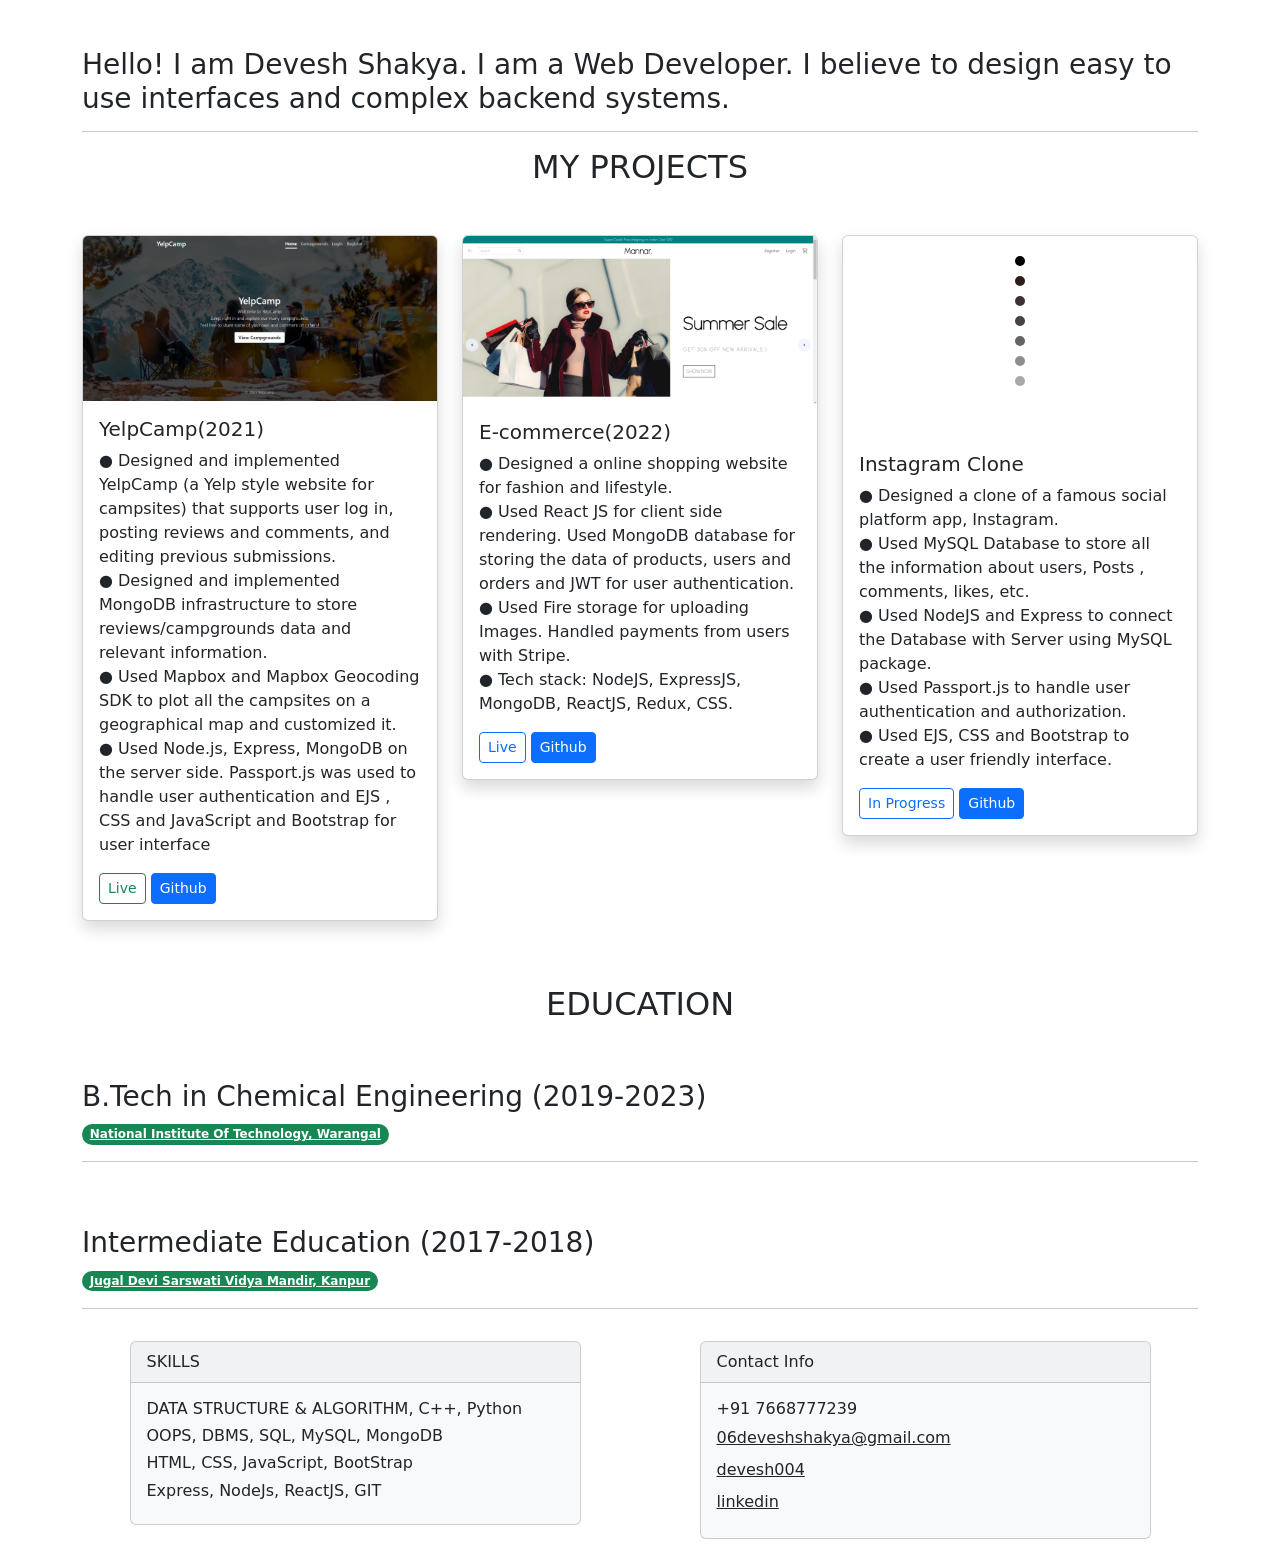
<file: index.html>
<!DOCTYPE html>
<html lang="en">
  <head>
    <meta charset="UTF-8" />
    <meta http-equiv="X-UA-Compatible" content="IE=edge" />
    <meta name="viewport" content="width=device-width, initial-scale=1.0" />
    <title>Devesh Shakya</title>
    <link
      href="https://cdn.jsdelivr.net/npm/bootstrap@5.1.3/dist/css/bootstrap.min.css"
      rel="stylesheet"
      integrity="sha384-1BmE4kWBq78iYhFldvKuhfTAU6auU8tT94WrHftjDbrCEXSU1oBoqyl2QvZ6jIW3"
      crossorigin="anonymous"
    />
    <link rel="stylesheet" href="./app.css" />
  </head>
  <body>
    <div class="container mt-5">
      <h3 style="font-weight: 100">
        Hello! I am Devesh Shakya. I am a Web Developer. I believe to design
        easy to use interfaces and complex backend systems.
      </h3>
      <hr />
      <h2 class="mb-5 text-center">MY PROJECTS</h2>
      <div class="row justify-content-center">
        <div class="col-md-4 myclass">
          <div class="card shadow mb-3">
            <img src="./YelpCamp.png" class="card-img-top" alt="..." />
            <div class="card-body">
              <h5 class="card-title">YelpCamp(2021)</h5>
              <p class="card-text">
                ● Designed and implemented YelpCamp (a Yelp style website for
                campsites) that supports user log in, posting reviews and
                comments, and editing previous submissions. <br />
                ● Designed and implemented MongoDB infrastructure to store
                reviews/campgrounds data and relevant information. <br />
                ● Used Mapbox and Mapbox Geocoding SDK to plot all the campsites
                on a geographical map and customized it. <br />
                ● Used Node.js, Express, MongoDB on the server side. Passport.js
                was used to handle user authentication and EJS , CSS and
                JavaScript and Bootstrap for user interface
              </p>
              <a
                href="https://yelpcamp-6r2k.onrender.com/"
                class="btn btn-outline-success btn-sm"
                >Live</a
              >
              <a
                href="https://github.com/devesh004/YelpCamp-2021-.git"
                class="btn btn-primary btn-sm"
                >Github</a
              >
            </div>
          </div>
        </div>
        <div class="col-md-4 myclass">
          <div class="card shadow mb-3">
            <img src="./Mannar.png" class="card-img-top" alt="..." />
            <div class="card-body">
              <h5 class="card-title">E-commerce(2022)</h5>
              <p class="card-text">
                ● Designed a online shopping website for fashion and lifestyle.
                <br />
                ● Used React JS for client side rendering. Used MongoDB database
                for storing the data of products, users and orders and JWT for
                user authentication.
                <br />
                ● Used Fire storage for uploading Images. Handled payments from
                users with Stripe.
                <br />
                ● Tech stack: NodeJS, ExpressJS, MongoDB, ReactJS, Redux, CSS.
              </p>
              <a
                href="https://e-commerce-t7f1.onrender.com/"
                class="btn btn-outline-primary btn-sm"
                >Live</a
              >
              <a
                href="https://github.com/devesh004/shopping_app"
                class="btn btn-primary btn-sm"
                >Github</a
              >
            </div>
          </div>
        </div>
        <div class="col-md-4 myclass">
          <div class="card shadow mb-3">
            <!-- <img  src="https://c.tenor.com/-iQZrXlyW2oAAAAC/typing-dots.gif" class="card-img-top" alt="...">  -->
            <div class="con">
              <div class="ball"></div>
              <div class="ball"></div>
              <div class="ball"></div>
              <div class="ball"></div>
              <div class="ball"></div>
              <div class="ball"></div>
              <div class="ball"></div>
            </div>
            <div class="card-body">
              <h5 class="card-title">Instagram Clone</h5>
              <p class="card-text">
                ● Designed a clone of a famous social platform app, Instagram.
                <br />
                ● Used MySQL Database to store all the information about users,
                Posts , comments, likes, etc. <br />
                ● Used NodeJS and Express to connect the Database with Server
                using MySQL package. <br />
                ● Used Passport.js to handle user authentication and
                authorization. <br />
                ● Used EJS, CSS and Bootstrap to create a user friendly
                interface.
              </p>
              <a href="#" class="btn btn-outline-primary btn-sm">In Progress</a>
              <a
                href="https://github.com/devesh004/insta_clone.git"
                class="btn btn-primary btn-sm"
                >Github</a
              >
            </div>
          </div>
        </div>
        <h2 class="mt-5 text-center">EDUCATION</h2>
        <div class="mt-5 text-right">
          <h3>B.Tech in Chemical Engineering (2019-2023)</h3>
          <a
            class="badge rounded-pill bg-success"
            href="https://www.nitw.ac.in/"
            >National Institute Of Technology, Warangal</a
          >
          <hr />
        </div>
        <div class="mt-5 text-right">
          <h3>Intermediate Education (2017-2018)</h3>
          <a
            class="badge rounded-pill bg-success"
            href="http://jugaldevisvm.org/"
            >Jugal Devi Sarswati Vidya Mandir, Kanpur</a
          >
          <hr />
        </div>
      </div>
      <div class="row mt-3 justify-content-around">
        <div class="col-md-5">
          <div class="card text-dark bg-light mb-3">
            <div class="card-header">SKILLS</div>
            <div class="card-body">
              <h6 class="card-title">
                DATA STRUCTURE & ALGORITHM, C++, Python
              </h6>
              <h6 class="card-title">OOPS, DBMS, SQL, MySQL, MongoDB</h6>
              <h6 class="card-title">HTML, CSS, JavaScript, BootStrap</h6>
              <h6 class="card-title">Express, NodeJs, ReactJS, GIT</h6>
            </div>
          </div>
        </div>
        <div class="col-md-5">
          <div class="card text-dark bg-light mb-3">
            <div class="card-header">Contact Info</div>
            <div class="card-body">
              <h6 class="card-title">+91 7668777239</h6>
              <a
                class="card-title d-block"
                href="https://mail.google.com/mail/u/1/#inbox"
                >06deveshshakya@gmail.com</a
              >
              <a class="card-title d-block" href="https://github.com/devesh004"
                >devesh004</a
              >
              <a
                class="card-title d-block"
                href="https://www.linkedin.com/in/devesh-shakya/"
                >linkedin</a
              >
            </div>
          </div>
        </div>
      </div>
    </div>

    <script
      src="https://cdn.jsdelivr.net/npm/bootstrap@5.1.3/dist/js/bootstrap.bundle.min.js"
      integrity="sha384-ka7Sk0Gln4gmtz2MlQnikT1wXgYsOg+OMhuP+IlRH9sENBO0LRn5q+8nbTov4+1p"
      crossorigin="anonymous"
    ></script>
  </body>
</html>
</file>
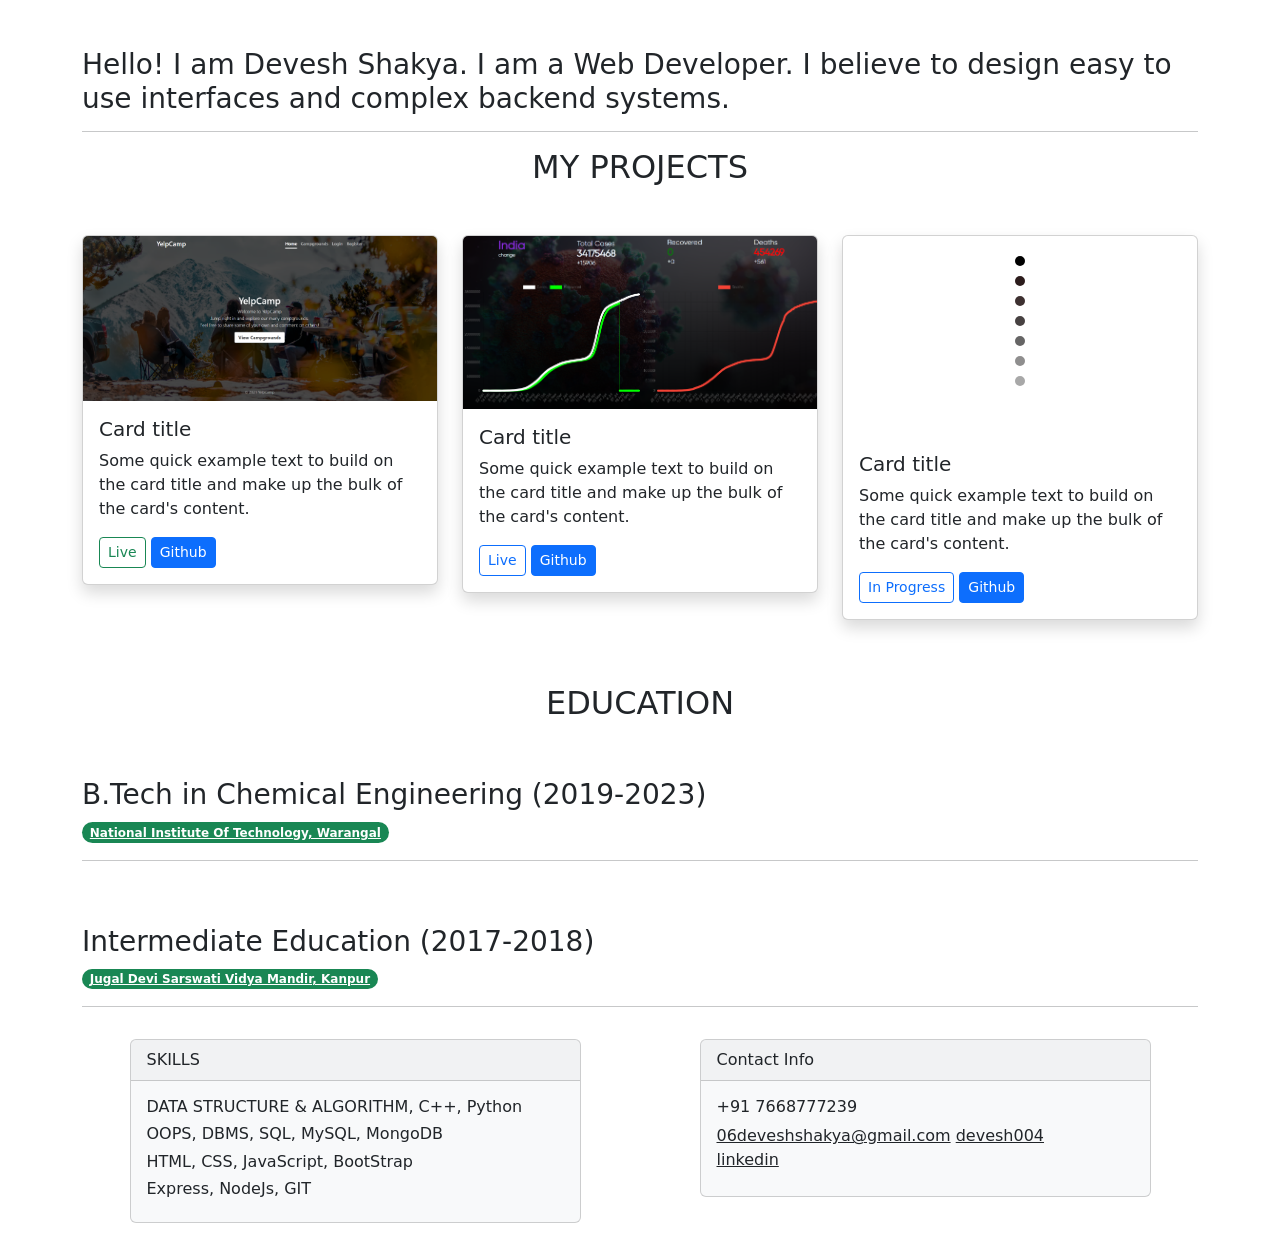
<file: app.html>
<!DOCTYPE html>
<html lang="en">
<head>
    <meta charset="UTF-8">
    <meta http-equiv="X-UA-Compatible" content="IE=edge">
    <meta name="viewport" content="width=device-width, initial-scale=1.0">
    <title>Devesh Shakya</title>
    <link href="https://cdn.jsdelivr.net/npm/bootstrap@5.1.3/dist/css/bootstrap.min.css" rel="stylesheet" integrity="sha384-1BmE4kWBq78iYhFldvKuhfTAU6auU8tT94WrHftjDbrCEXSU1oBoqyl2QvZ6jIW3" crossorigin="anonymous">
    <link rel="stylesheet" href="./app.css">
</head>
<body>
    <div class="container mt-5">
        <h3 style="font-weight: 100;">Hello! I am Devesh Shakya. I am a Web Developer. I believe to design easy to use interfaces and complex backend systems.</h3>
        <hr>
    <h2 class="mb-5 text-center">MY PROJECTS</h2>
    <div class="row justify-content-center">
        <div class="col-md-4 myclass">
            <div  class="card shadow mb-3">
            <img src="/YelpCamp.png" class="card-img-top" alt="...">
            <div class="card-body">
              <h5 class="card-title">Card title</h5>
              <p class="card-text">Some quick example text to build on the card title and make up the bulk of the card's content.</p>
              <a href="https://yelp05camp.herokuapp.com/" class="btn btn-outline-success btn-sm">Live</a>
              <a href="https://github.com/devesh004/YelpCamp-2021-.git" class="btn btn-primary btn-sm">Github</a>
            </div>
          </div>
        </div>
        <div class="col-md-4 myclass">
            <div class="card shadow mb-3">
            <img  src="/corona.png" class="card-img-top" alt="...">
            <div class="card-body">
              <h5 class="card-title">Card title</h5>
              <p class="card-text">Some quick example text to build on the card title and make up the bulk of the card's content.</p>
              <a href="https://devesh004.github.io/corona-stat/" class="btn btn-outline-primary btn-sm">Live</a>
              <a href="https://github.com/devesh004/corona-stat.git" class="btn btn-primary btn-sm">Github</a>
            </div>
          </div>
        </div>
        <div class="col-md-4 myclass">
            <div class="card shadow mb-3">
            <!-- <img  src="https://c.tenor.com/-iQZrXlyW2oAAAAC/typing-dots.gif" class="card-img-top" alt="...">  -->
                <div class="con">
                    <div class="ball"></div>
                    <div class="ball"></div>
                    <div class="ball"></div>
                    <div class="ball"></div>
                    <div class="ball"></div>
                    <div class="ball"></div>
                    <div class="ball"></div>
                </div>
                <div class="card-body">
                    <h5 class="card-title">Card title</h5>
                    <p class="card-text">Some quick example text to build on the card title and make up the bulk of the card's content.</p>
                    <a href="#" class="btn btn-outline-primary btn-sm">In Progress</a>
                    <a href="https://github.com/devesh004/insta_clone.git" class="btn btn-primary btn-sm">Github</a>
                </div>
            </div>
        </div>
    <h2 class="mt-5 text-center">EDUCATION</h2>
    <div class="mt-5 text-right">
        <h3>B.Tech in Chemical Engineering (2019-2023)</h3>
        <a class="badge rounded-pill bg-success" href="https://www.nitw.ac.in/">National Institute Of Technology, Warangal</a>
        <hr>
    </div>
    <div class="mt-5 text-right">
        <h3>Intermediate Education (2017-2018)</h3>
        <a class="badge rounded-pill bg-success" href="http://jugaldevisvm.org/">Jugal Devi Sarswati Vidya Mandir, Kanpur</a>
        <hr>
    </div>
  </div>
  <div class="row mt-3 justify-content-around">
      <div class="col-md-5"><div class="card text-dark bg-light mb-3">
        <div class="card-header">SKILLS</div>
        <div class="card-body">
          <h6 class="card-title">DATA STRUCTURE & ALGORITHM, C++, Python</h6>
          <h6 class="card-title">OOPS, DBMS, SQL, MySQL, MongoDB</h6>
          <h6 class="card-title">HTML, CSS, JavaScript, BootStrap</h6>
          <h6 class="card-title">Express, NodeJs, GIT</h6>
        </div>
      </div></div>
      <div class="col-md-5"><div class="card text-dark bg-light mb-3">
        <div class="card-header">Contact Info</div>
        <div class="card-body">
          <h6 class="card-title">+91 7668777239</h6>
           <a class="card-title" href="https://mail.google.com/mail/u/1/#inbox">06deveshshakya@gmail.com</a>
           <a class="card-title" href="https://github.com/devesh004">devesh004</a>
           <a class="card-title d-block" href="https://www.linkedin.com/in/devesh-shakya/">linkedin</a>
        </div>
      </div></div>
      
      
  </div>
</div>



    <script src="https://cdn.jsdelivr.net/npm/bootstrap@5.1.3/dist/js/bootstrap.bundle.min.js" integrity="sha384-ka7Sk0Gln4gmtz2MlQnikT1wXgYsOg+OMhuP+IlRH9sENBO0LRn5q+8nbTov4+1p" crossorigin="anonymous"></script>
</body>
</html>
</file>
<file: app.css>
/* @media screen and (min-width: 746) {
    .row { flex-direction: column; }
} */

.card{
    transition: all 0.15s ease-in-out;
}

.card:hover{
    transform: scale(1.03);
}

 
.con {
	width: 200px;
	height: 100px;
	padding-top: 10px;
    padding-bottom:190px;
	margin: 0 auto;
}


@media (max-width : 1250px){
    .con{
        padding-bottom: 163px;
    }
}
@media (max-width : 1200px){
    .con{
        padding-bottom: 135px;
    }
}
@media (max-width : 992px){
    .con{
        padding-bottom: 95px;
    }
}
@media (max-width : 768px){
    .con{
        padding-bottom: 180px;
    }
}

.ball {
	width: 10px;
	height: 10px;
	margin: 10px auto;
	border-radius: 50px;
}

.ball:nth-child(1) {
	background: rgb(0, 0, 0);
	-webkit-animation: right 1s infinite ease-in-out;
	-moz-animation: right 1s infinite ease-in-out;
	animation: right 1s infinite ease-in-out;
}

.ball:nth-child(2) {
	background: rgb(44, 28, 28);
	-webkit-animation: left 1.1s infinite ease-in-out;
	-moz-animation: left 1.1s infinite ease-in-out;
	animation: left 1.1s infinite ease-in-out;
}

.ball:nth-child(3) {
	background: rgb(61, 48, 48);
	-webkit-animation: right 1.05s infinite ease-in-out;
	-moz-animation: right 1.05s infinite ease-in-out;
	animation: right 1.05s infinite ease-in-out;
}

.ball:nth-child(4) {
	background: rgb(71, 65, 65);
	-webkit-animation: left 1.15s infinite ease-in-out;
	-moz-animation: left 1.15s infinite ease-in-out;
	animation: left 1.15s infinite ease-in-out;
}

.ball:nth-child(5) {
	background: rgb(102, 101, 101);
	-webkit-animation: right 1.1s infinite ease-in-out;
	-moz-animation: right 1.1s infinite ease-in-out;
	animation: right 1.1s infinite ease-in-out;
}

.ball:nth-child(6) {
	background: rgb(143, 142, 142);
	-webkit-animation: left 1.05s infinite ease-in-out;
	-moz-animation: left 1.05s infinite ease-in-out;
	animation: left 1.05s infinite ease-in-out;
}

.ball:nth-child(7) {
	background: rgb(168, 168, 168);
	-webkit-animation: right 1s infinite ease-in-out;
	-moz-animation: right 1s infinite ease-in-out;
	animation: right 1s infinite ease-in-out;
}

@-webkit-keyframes right {
	0% {
		-webkit-transform: translate(-15px);
	}
	50% {
		-webkit-transform: translate(15px);
	}
	100% {
		-webkit-transform: translate(-15px);
	}
}

@-webkit-keyframes left {
	0% {
		-webkit-transform: translate(15px);
	}
	50% {
		-webkit-transform: translate(-15px);
	}
	100% {
		-webkit-transform: translate(15px);
	}
}

@-moz-keyframes right {
	0% {
		-moz-transform: translate(-15px);
	}
	50% {
		-moz-transform: translate(15px);
	}
	100% {
		-moz-transform: translate(-15px);
	}
}

@-moz-keyframes left {
	0% {
		-moz-transform: translate(15px);
	}
	50% {
		-moz-transform: translate(-15px);
	}
	100% {
		-moz-transform: translate(15px);
	}
}

@keyframes right {
	0% {
		transform: translate(-15px);
	}
	50% {
		transform: translate(15px);
	}
	100% {
		transform: translate(-15px);
	}
}

@keyframes left {
	0% {
		transform: translate(15px);
	}
	50% {
		transform: translate(-15px);
	}
	100% {
		transform: translate(15px);
	}
}
</file>
